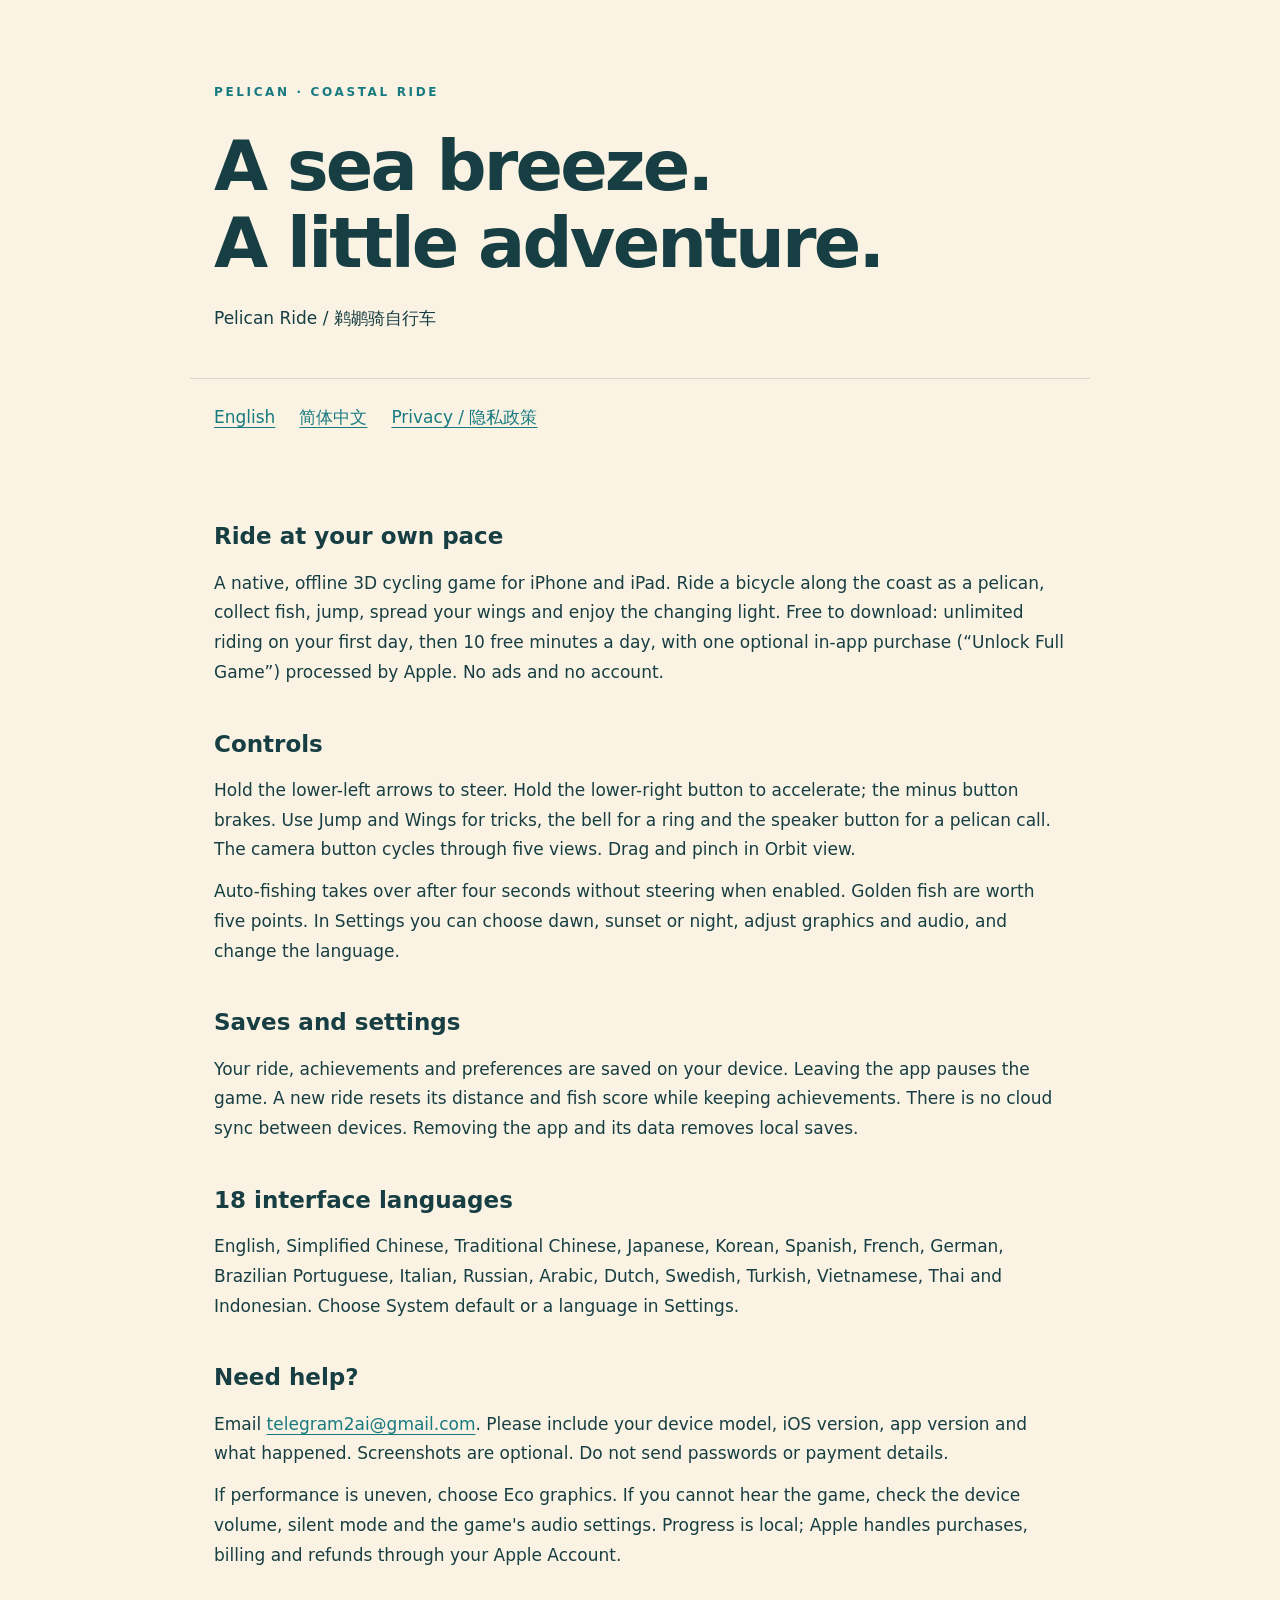
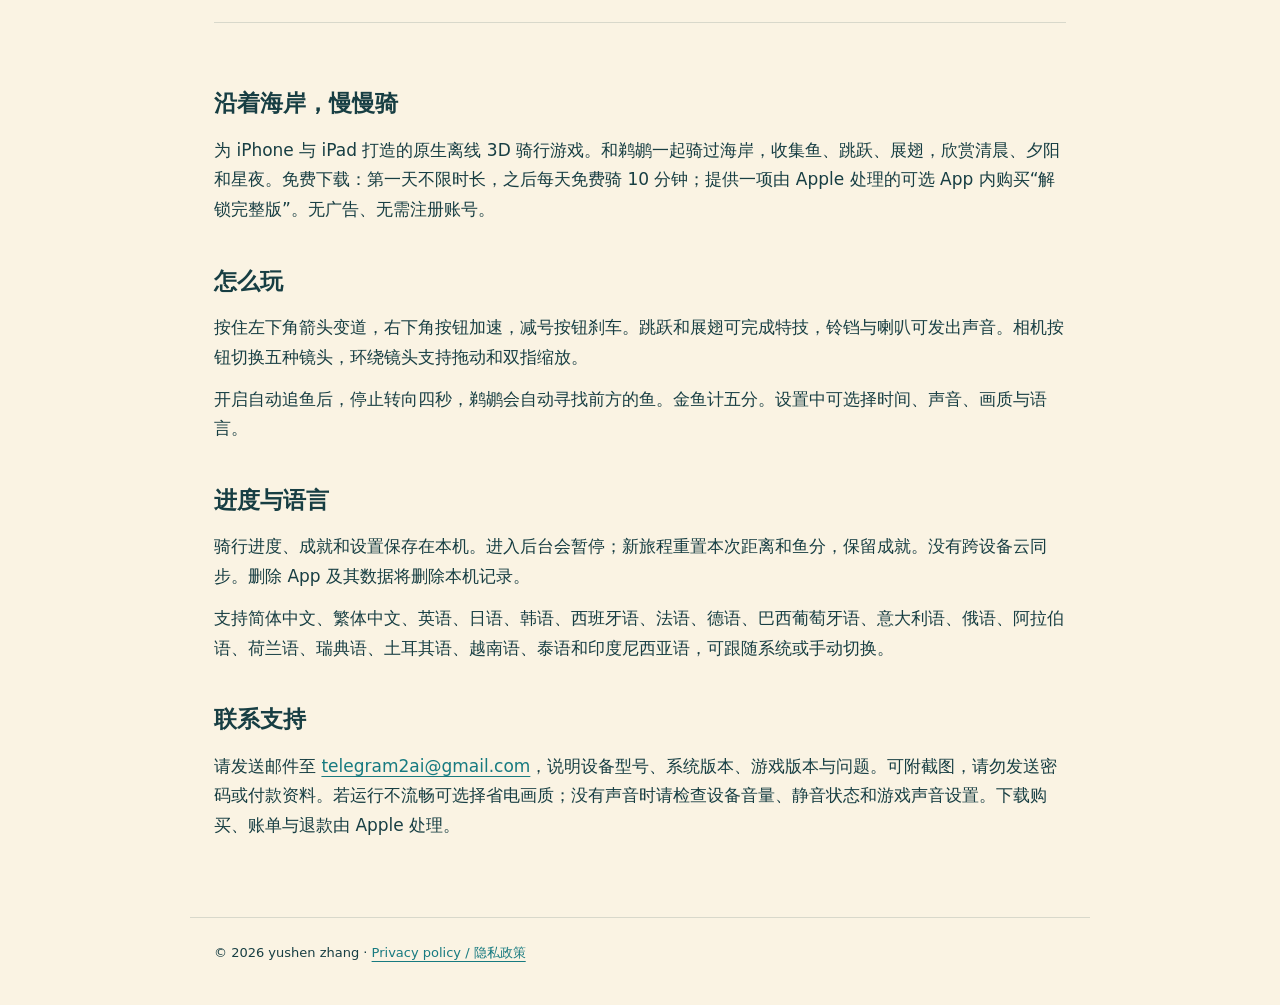
<file: index.html>
<!doctype html>
<html lang="en"><head><meta charset="utf-8"><meta name="viewport" content="width=device-width,initial-scale=1"><title>Pelican Ride · Support / 鹈鹕骑自行车</title><link rel="stylesheet" href="style.css"></head><body>
<header><span class="eyebrow">PELICAN · COASTAL RIDE</span><h1>A sea breeze.<br>A little adventure.</h1><p>Pelican Ride / 鹈鹕骑自行车</p></header>
<nav><a href="#en">English</a><a href="#zh">简体中文</a><a href="privacy.html">Privacy / 隐私政策</a></nav>
<main><section id="en"><h2>Ride at your own pace</h2><p>A native, offline 3D cycling game for iPhone and iPad. Ride a bicycle along the coast as a pelican, collect fish, jump, spread your wings and enjoy the changing light. Free to download: unlimited riding on your first day, then 10 free minutes a day, with one optional in-app purchase (“Unlock Full Game”) processed by Apple. No ads and no account.</p>
<h2>Controls</h2><p>Hold the lower-left arrows to steer. Hold the lower-right button to accelerate; the minus button brakes. Use Jump and Wings for tricks, the bell for a ring and the speaker button for a pelican call. The camera button cycles through five views. Drag and pinch in Orbit view.</p><p>Auto-fishing takes over after four seconds without steering when enabled. Golden fish are worth five points. In Settings you can choose dawn, sunset or night, adjust graphics and audio, and change the language.</p>
<h2>Saves and settings</h2><p>Your ride, achievements and preferences are saved on your device. Leaving the app pauses the game. A new ride resets its distance and fish score while keeping achievements. There is no cloud sync between devices. Removing the app and its data removes local saves.</p>
<h2>18 interface languages</h2><p>English, Simplified Chinese, Traditional Chinese, Japanese, Korean, Spanish, French, German, Brazilian Portuguese, Italian, Russian, Arabic, Dutch, Swedish, Turkish, Vietnamese, Thai and Indonesian. Choose System default or a language in Settings.</p>
<h2>Need help?</h2><p>Email <a href="mailto:telegram2ai@gmail.com?subject=Pelican%20Ride%20Support">telegram2ai@gmail.com</a>. Please include your device model, iOS version, app version and what happened. Screenshots are optional. Do not send passwords or payment details.</p><p>If performance is uneven, choose Eco graphics. If you cannot hear the game, check the device volume, silent mode and the game's audio settings. Progress is local; Apple handles purchases, billing and refunds through your Apple Account.</p></section>
<section id="zh" lang="zh-Hans"><h2>沿着海岸，慢慢骑</h2><p>为 iPhone 与 iPad 打造的原生离线 3D 骑行游戏。和鹈鹕一起骑过海岸，收集鱼、跳跃、展翅，欣赏清晨、夕阳和星夜。免费下载：第一天不限时长，之后每天免费骑 10 分钟；提供一项由 Apple 处理的可选 App 内购买“解锁完整版”。无广告、无需注册账号。</p><h2>怎么玩</h2><p>按住左下角箭头变道，右下角按钮加速，减号按钮刹车。跳跃和展翅可完成特技，铃铛与喇叭可发出声音。相机按钮切换五种镜头，环绕镜头支持拖动和双指缩放。</p><p>开启自动追鱼后，停止转向四秒，鹈鹕会自动寻找前方的鱼。金鱼计五分。设置中可选择时间、声音、画质与语言。</p><h2>进度与语言</h2><p>骑行进度、成就和设置保存在本机。进入后台会暂停；新旅程重置本次距离和鱼分，保留成就。没有跨设备云同步。删除 App 及其数据将删除本机记录。</p><p>支持简体中文、繁体中文、英语、日语、韩语、西班牙语、法语、德语、巴西葡萄牙语、意大利语、俄语、阿拉伯语、荷兰语、瑞典语、土耳其语、越南语、泰语和印度尼西亚语，可跟随系统或手动切换。</p><h2>联系支持</h2><p>请发送邮件至 <a href="mailto:telegram2ai@gmail.com?subject=Pelican%20Ride%20Support">telegram2ai@gmail.com</a>，说明设备型号、系统版本、游戏版本与问题。可附截图，请勿发送密码或付款资料。若运行不流畅可选择省电画质；没有声音时请检查设备音量、静音状态和游戏声音设置。下载购买、账单与退款由 Apple 处理。</p></section></main>
<footer>© 2026 yushen zhang · <a href="privacy.html">Privacy policy / 隐私政策</a></footer></body></html>
</file>
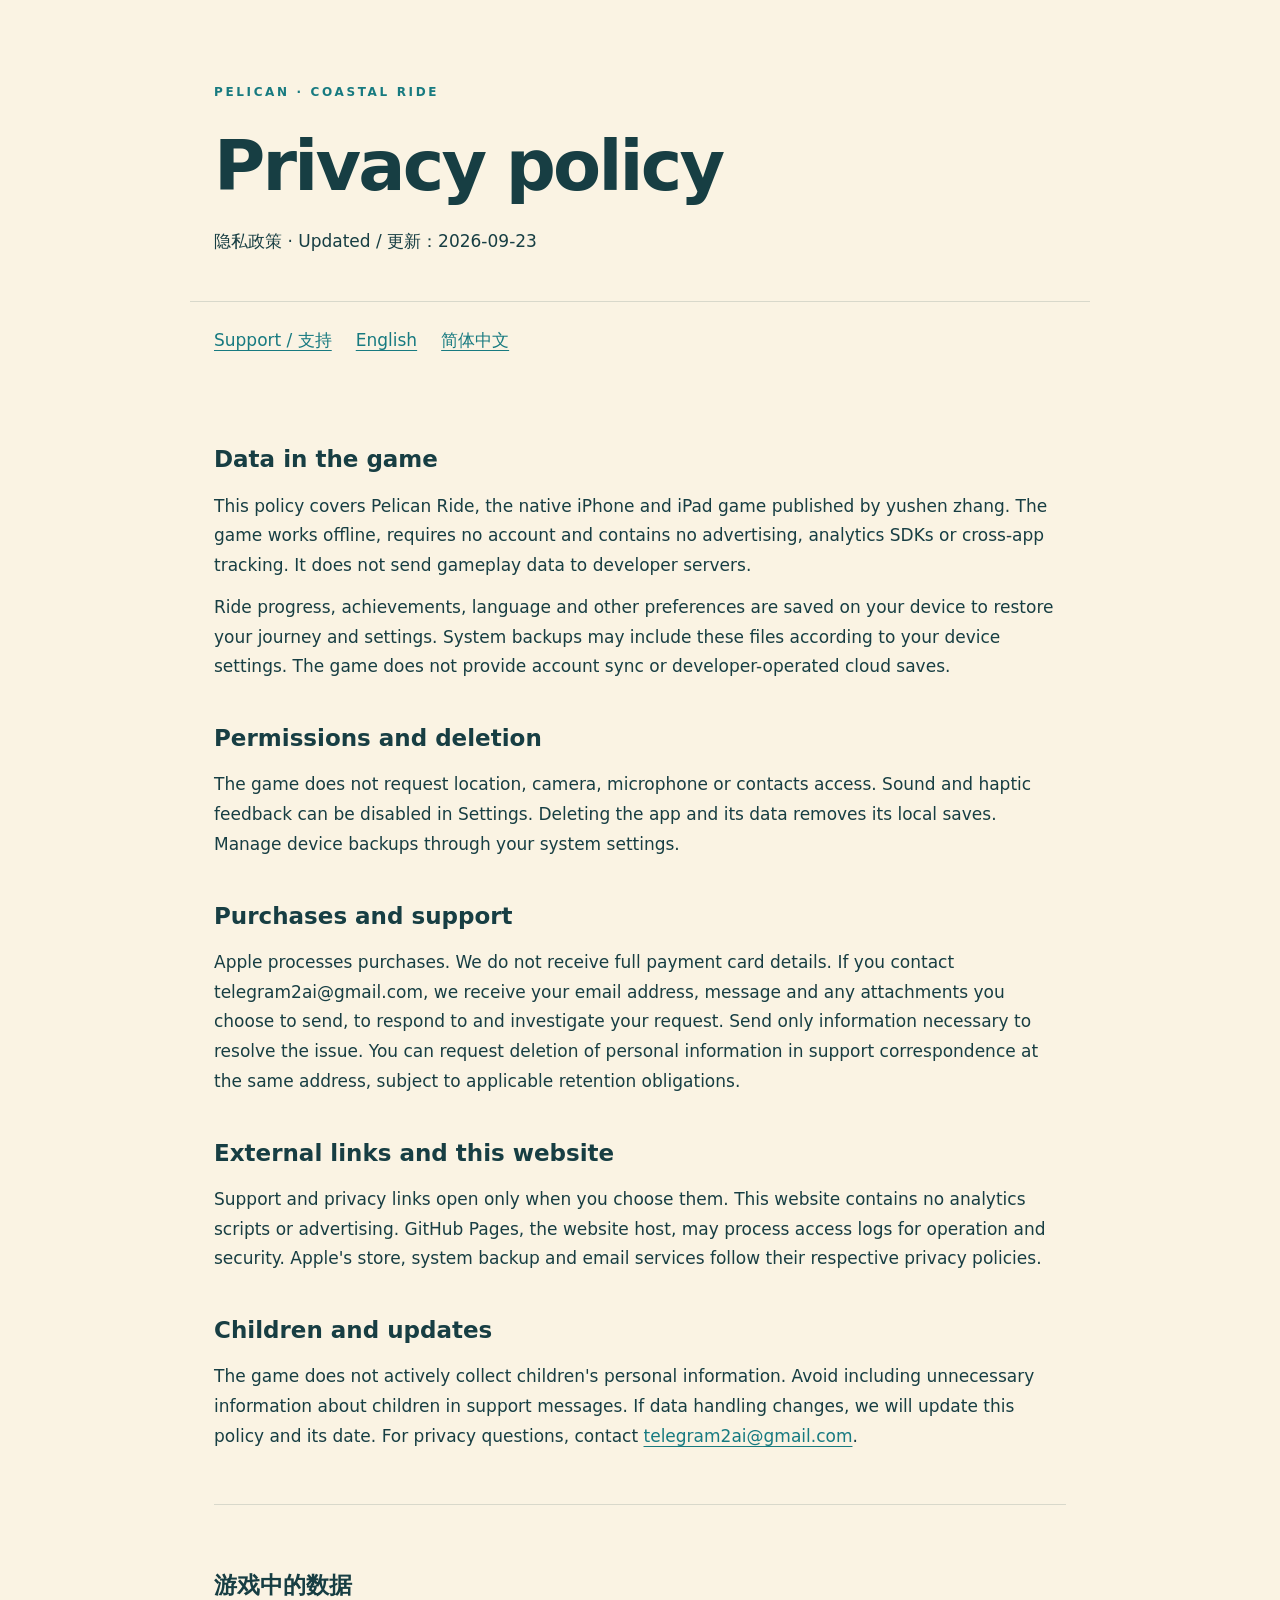
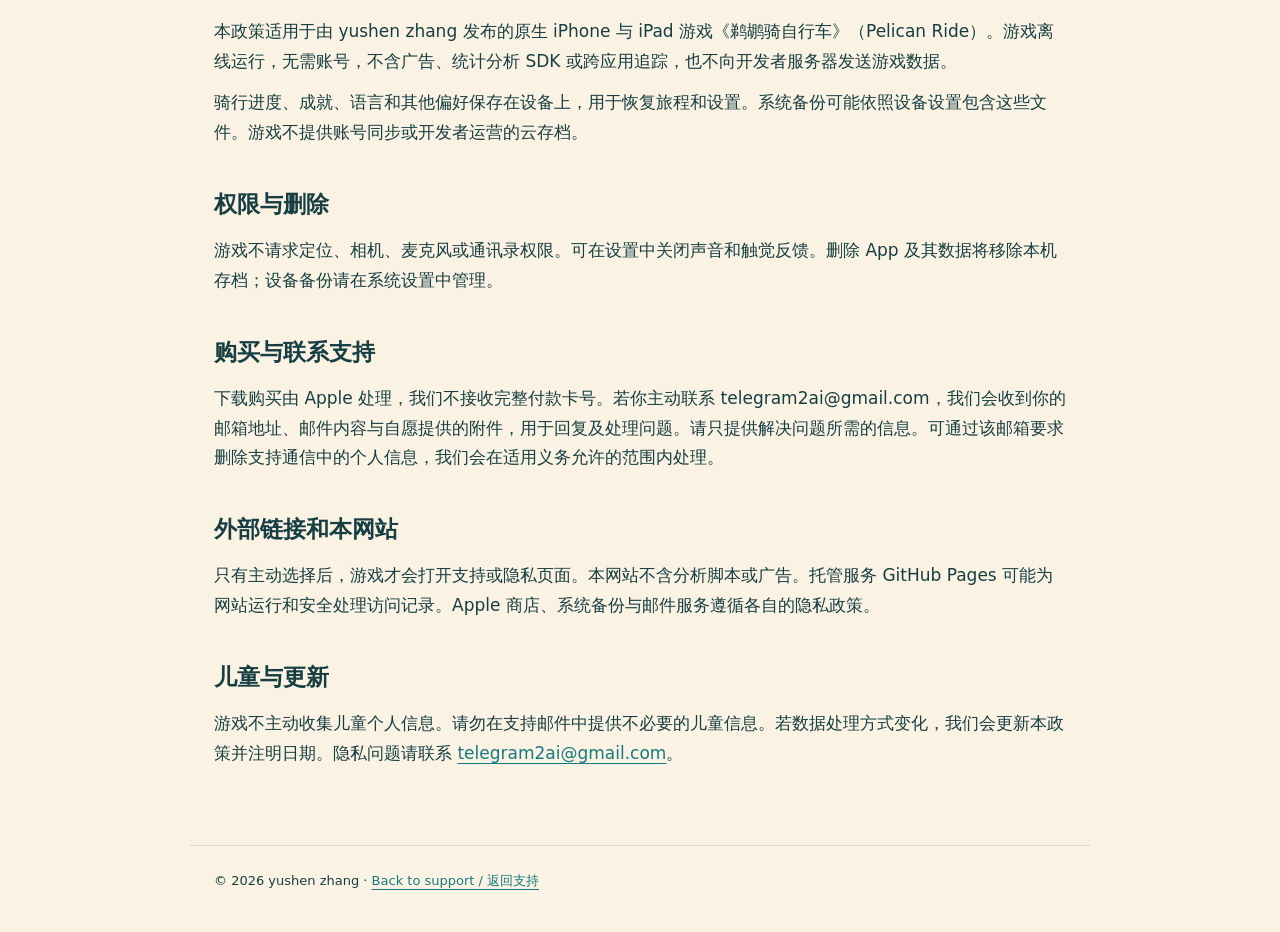
<file: privacy.html>
<!doctype html><html lang="en"><head><meta charset="utf-8"><meta name="viewport" content="width=device-width,initial-scale=1"><title>Pelican Ride · Privacy Policy / 隐私政策</title><link rel="stylesheet" href="style.css"></head><body><header><span class="eyebrow">PELICAN · COASTAL RIDE</span><h1>Privacy policy</h1><p>隐私政策 · Updated / 更新：2026-09-23</p></header><nav><a href="index.html">Support / 支持</a><a href="#en">English</a><a href="#zh">简体中文</a></nav><main>
<section id="en"><h2>Data in the game</h2><p>This policy covers Pelican Ride, the native iPhone and iPad game published by yushen zhang. The game works offline, requires no account and contains no advertising, analytics SDKs or cross-app tracking. It does not send gameplay data to developer servers.</p><p>Ride progress, achievements, language and other preferences are saved on your device to restore your journey and settings. System backups may include these files according to your device settings. The game does not provide account sync or developer-operated cloud saves.</p><h2>Permissions and deletion</h2><p>The game does not request location, camera, microphone or contacts access. Sound and haptic feedback can be disabled in Settings. Deleting the app and its data removes its local saves. Manage device backups through your system settings.</p><h2>Purchases and support</h2><p>Apple processes purchases. We do not receive full payment card details. If you contact telegram2ai@gmail.com, we receive your email address, message and any attachments you choose to send, to respond to and investigate your request. Send only information necessary to resolve the issue. You can request deletion of personal information in support correspondence at the same address, subject to applicable retention obligations.</p><h2>External links and this website</h2><p>Support and privacy links open only when you choose them. This website contains no analytics scripts or advertising. GitHub Pages, the website host, may process access logs for operation and security. Apple's store, system backup and email services follow their respective privacy policies.</p><h2>Children and updates</h2><p>The game does not actively collect children's personal information. Avoid including unnecessary information about children in support messages. If data handling changes, we will update this policy and its date. For privacy questions, contact <a href="mailto:telegram2ai@gmail.com">telegram2ai@gmail.com</a>.</p></section>
<section id="zh" lang="zh-Hans"><h2>游戏中的数据</h2><p>本政策适用于由 yushen zhang 发布的原生 iPhone 与 iPad 游戏《鹈鹕骑自行车》（Pelican Ride）。游戏离线运行，无需账号，不含广告、统计分析 SDK 或跨应用追踪，也不向开发者服务器发送游戏数据。</p><p>骑行进度、成就、语言和其他偏好保存在设备上，用于恢复旅程和设置。系统备份可能依照设备设置包含这些文件。游戏不提供账号同步或开发者运营的云存档。</p><h2>权限与删除</h2><p>游戏不请求定位、相机、麦克风或通讯录权限。可在设置中关闭声音和触觉反馈。删除 App 及其数据将移除本机存档；设备备份请在系统设置中管理。</p><h2>购买与联系支持</h2><p>下载购买由 Apple 处理，我们不接收完整付款卡号。若你主动联系 telegram2ai@gmail.com，我们会收到你的邮箱地址、邮件内容与自愿提供的附件，用于回复及处理问题。请只提供解决问题所需的信息。可通过该邮箱要求删除支持通信中的个人信息，我们会在适用义务允许的范围内处理。</p><h2>外部链接和本网站</h2><p>只有主动选择后，游戏才会打开支持或隐私页面。本网站不含分析脚本或广告。托管服务 GitHub Pages 可能为网站运行和安全处理访问记录。Apple 商店、系统备份与邮件服务遵循各自的隐私政策。</p><h2>儿童与更新</h2><p>游戏不主动收集儿童个人信息。请勿在支持邮件中提供不必要的儿童信息。若数据处理方式变化，我们会更新本政策并注明日期。隐私问题请联系 <a href="mailto:telegram2ai@gmail.com">telegram2ai@gmail.com</a>。</p></section></main><footer>© 2026 yushen zhang · <a href="index.html">Back to support / 返回支持</a></footer></body></html>
</file>
<file: style.css>
:root{color-scheme:light;--ink:#173e43;--sand:#faf3e3;--sea:#177a80}*{box-sizing:border-box}body{margin:0;background:var(--sand);color:var(--ink);font:17px/1.75 system-ui,-apple-system,sans-serif}header,nav,main,footer{max-width:900px;margin:auto;padding:24px}header{padding-top:76px;padding-bottom:32px;border-bottom:1px solid #173e4326}.eyebrow{font-size:12px;letter-spacing:.22em;color:var(--sea);font-weight:750}h1{font-size:clamp(36px,7vw,70px);line-height:1.1;letter-spacing:-.04em;margin:22px 0}h2{font-size:23px;margin:36px 0 12px}p{margin:12px 0}nav{display:flex;gap:24px;flex-wrap:wrap}a{color:var(--sea);text-underline-offset:4px}section{padding-bottom:40px}section+section{border-top:1px solid #173e4326;padding-top:24px}footer{font-size:13px;border-top:1px solid #173e4326;padding-bottom:40px}@media(prefers-color-scheme:dark){:root{--sand:#102b31;--ink:#f4ead4;--sea:#8edbd0}header,section+section,footer{border-color:#ffffff25}}
</file>
